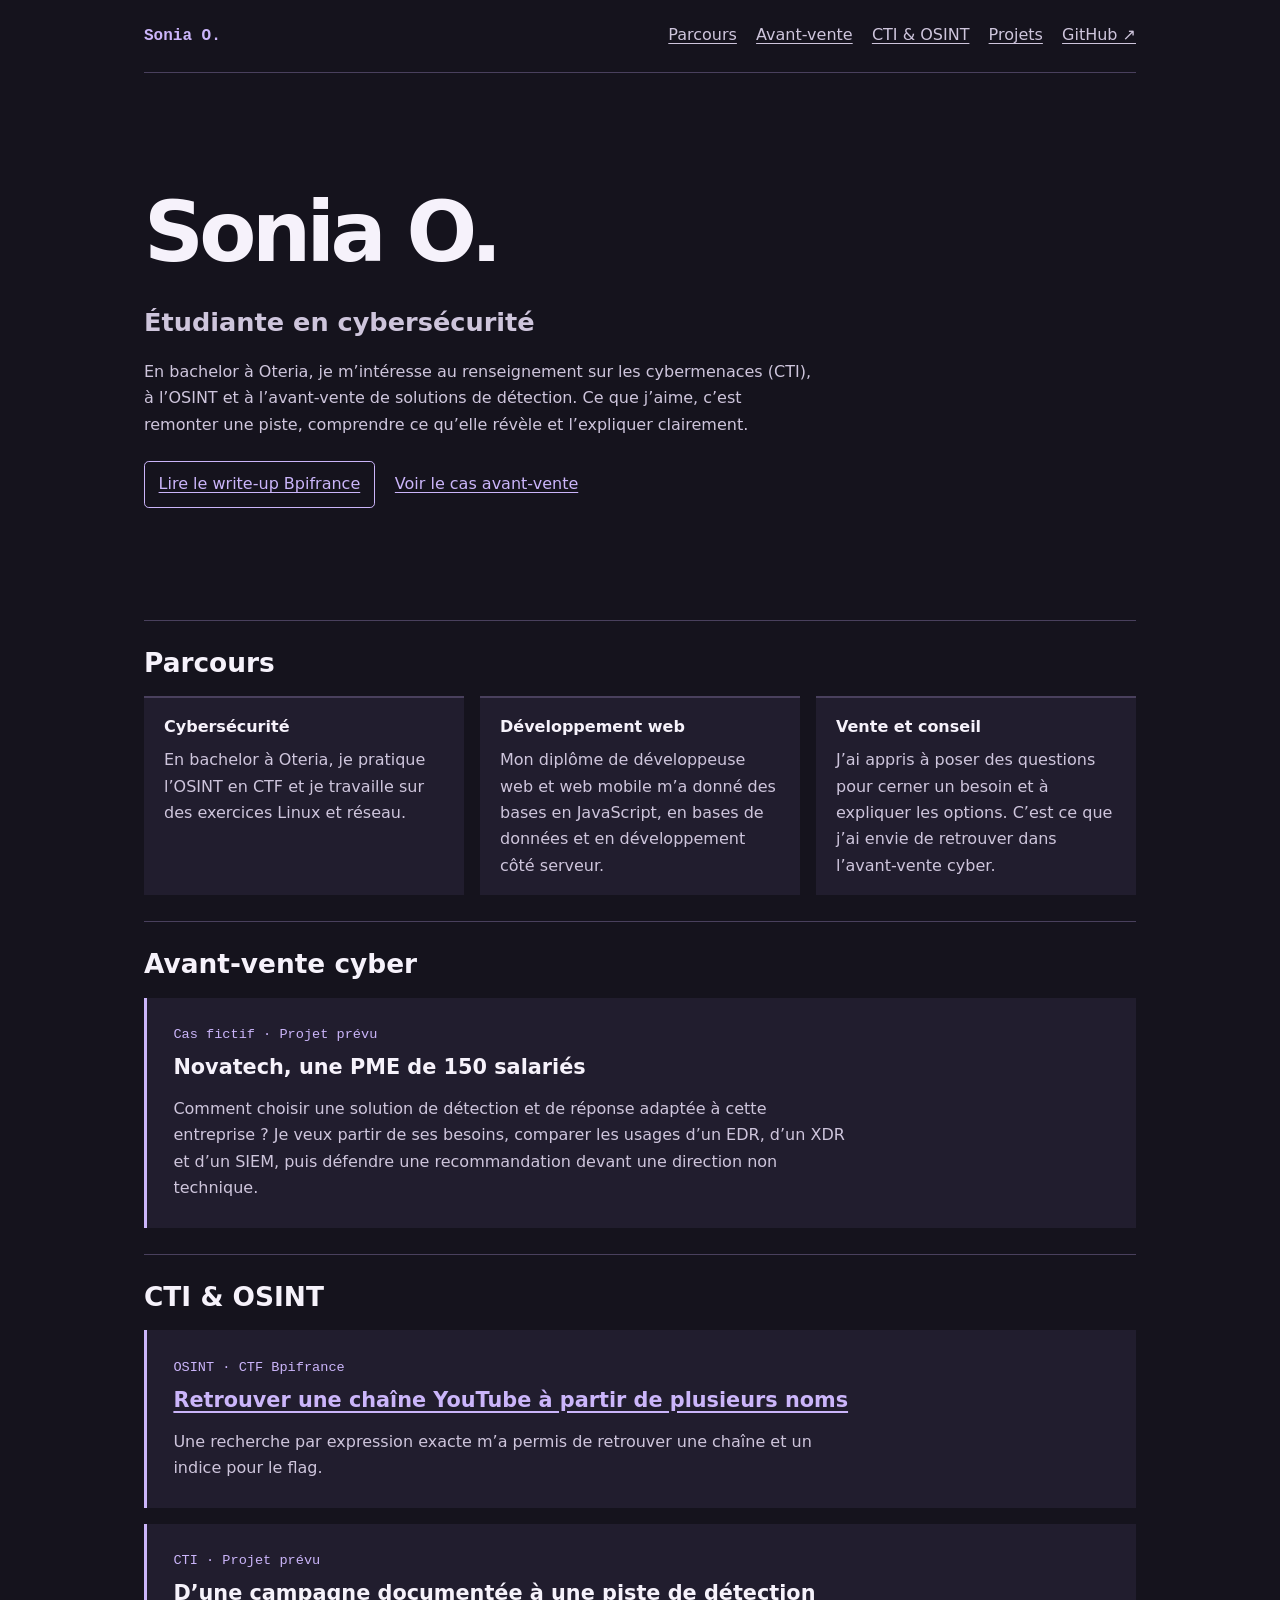
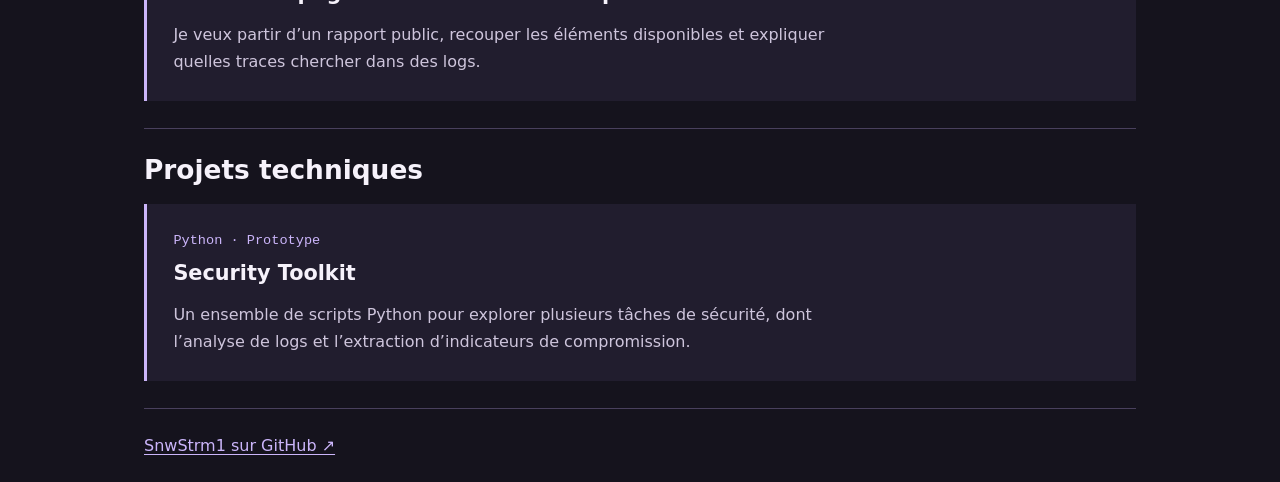
<file: index.html>
<!doctype html>
<html lang="fr">
<head>
  <meta charset="utf-8">
  <meta name="viewport" content="width=device-width, initial-scale=1">
  <meta name="description" content="Portfolio cybersécurité de Sonia O. (SnwStrm1). Avant-vente cyber, CTI, OSINT et projets techniques.">
  <title>Sonia O. | Portfolio cybersécurité</title>
  <link rel="stylesheet" href="style.css">
</head>
<body>
  <header class="site-header wrap">
    <a class="brand" href="index.html">Sonia O.</a>
    <nav aria-label="Navigation principale">
      <a href="#parcours">Parcours</a>
      <a href="#avant-vente">Avant-vente</a>
      <a href="#write-ups">CTI &amp; OSINT</a>
      <a href="#projets">Projets</a>
      <a href="https://github.com/SnwStrm1">GitHub ↗</a>
    </nav>
  </header>
  <main class="wrap">
    <section class="intro" aria-labelledby="intro-title">
      <h1 id="intro-title">Sonia O.</h1>
      <p class="subtitle">Étudiante en cybersécurité</p>
      <p>En bachelor à Oteria, je m’intéresse au renseignement sur les cybermenaces (CTI), à l’OSINT et à l’avant-vente de solutions de détection. Ce que j’aime, c’est remonter une piste, comprendre ce qu’elle révèle et l’expliquer clairement.</p>
      <div class="intro-links">
        <a class="cta" href="write-ups/bpifrance-osint.html">Lire le write-up Bpifrance</a>
        <a class="intro-link" href="#avant-vente">Voir le cas avant-vente</a>
      </div>
    </section>

    <section class="section" id="parcours" aria-labelledby="parcours-title">
      <h2 id="parcours-title">Parcours</h2>
      <dl class="path">
        <div>
          <dt>Cybersécurité</dt>
          <dd>En bachelor à Oteria, je pratique l’OSINT en CTF et je travaille sur des exercices Linux et réseau.</dd>
        </div>
        <div>
          <dt>Développement web</dt>
          <dd>Mon diplôme de développeuse web et web mobile m’a donné des bases en JavaScript, en bases de données et en développement côté serveur.</dd>
        </div>
        <div>
          <dt>Vente et conseil</dt>
          <dd>J’ai appris à poser des questions pour cerner un besoin et à expliquer les options. C’est ce que j’ai envie de retrouver dans l’avant-vente cyber.</dd>
        </div>
      </dl>
    </section>

    <section class="section" id="avant-vente" aria-labelledby="avant-vente-title">
      <h2 id="avant-vente-title">Avant-vente cyber</h2>
      <article class="entry">
        <p class="label">Cas fictif · Projet prévu</p>
        <h3>Novatech, une PME de 150 salariés</h3>
        <p>Comment choisir une solution de détection et de réponse adaptée à cette entreprise ? Je veux partir de ses besoins, comparer les usages d’un EDR, d’un XDR et d’un SIEM, puis défendre une recommandation devant une direction non technique.</p>
      </article>
    </section>

    <section class="section" id="write-ups" aria-labelledby="write-ups-title">
      <h2 id="write-ups-title">CTI &amp; OSINT</h2>
      <article class="entry">
        <p class="label">OSINT · CTF Bpifrance</p>
        <h3><a href="write-ups/bpifrance-osint.html">Retrouver une chaîne YouTube à partir de plusieurs noms</a></h3>
        <p>Une recherche par expression exacte m’a permis de retrouver une chaîne et un indice pour le flag.</p>
      </article>
      <article class="entry">
        <p class="label">CTI · Projet prévu</p>
        <h3>D’une campagne documentée à une piste de détection</h3>
        <p>Je veux partir d’un rapport public, recouper les éléments disponibles et expliquer quelles traces chercher dans des logs.</p>
      </article>
    </section>

    <section class="section" id="projets" aria-labelledby="projets-title">
      <h2 id="projets-title">Projets techniques</h2>
      <article class="entry">
        <p class="label">Python · Prototype</p>
        <h3>Security Toolkit</h3>
        <p>Un ensemble de scripts Python pour explorer plusieurs tâches de sécurité, dont l’analyse de logs et l’extraction d’indicateurs de compromission.</p>
      </article>
    </section>
  </main>
  <footer class="site-footer wrap"><a href="https://github.com/SnwStrm1">SnwStrm1 sur GitHub ↗</a></footer>
</body>
</html>
</file>
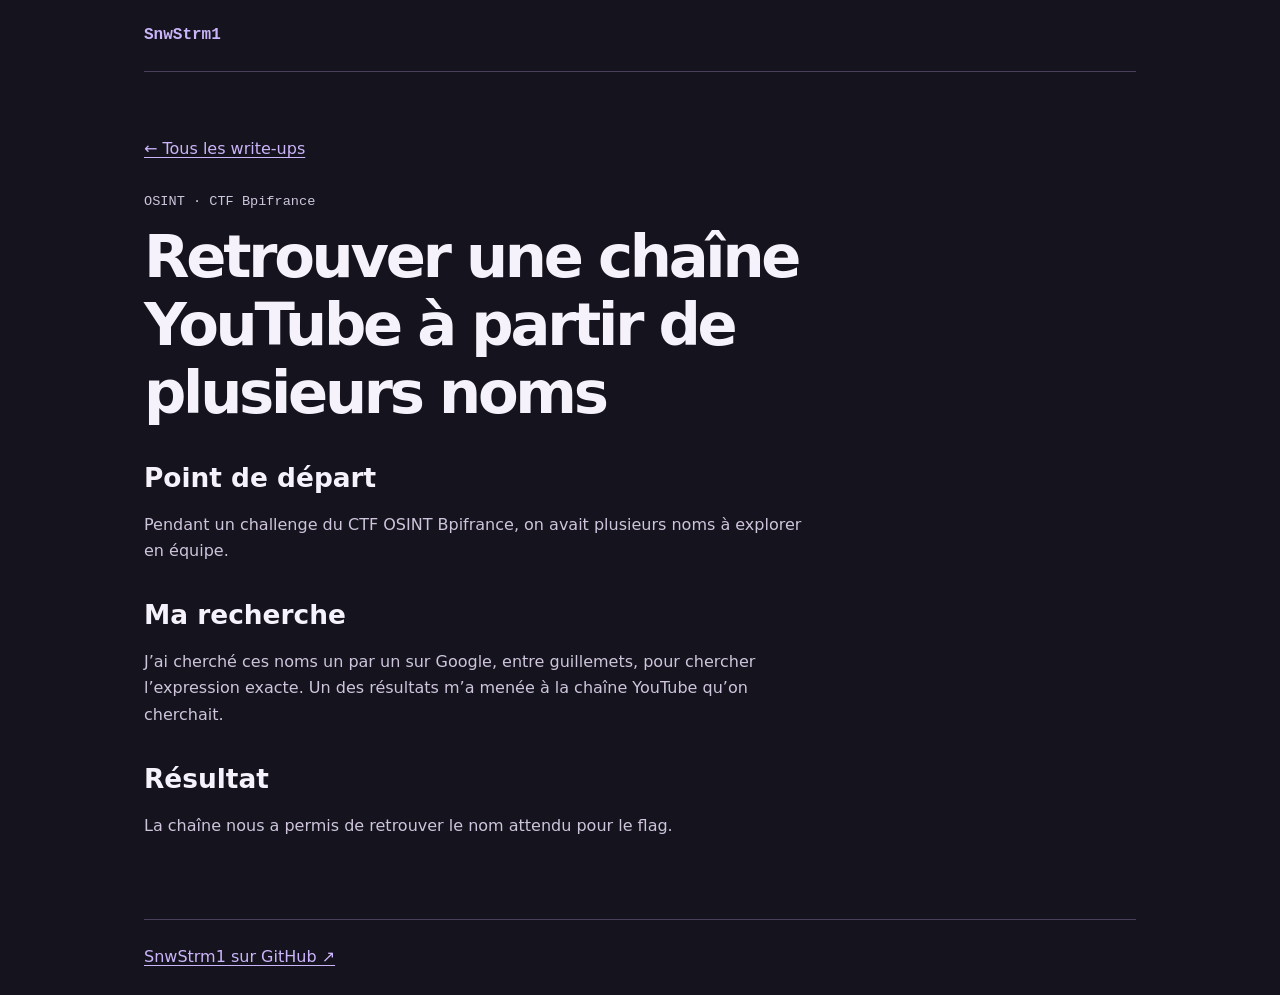
<file: write-ups/bpifrance-osint.html>
<!doctype html>
<html lang="fr">
<head>
  <meta charset="utf-8">
  <meta name="viewport" content="width=device-width, initial-scale=1">
  <meta name="description" content="Retour sur une recherche par expression exacte lors du CTF OSINT Bpifrance.">
  <title>CTF Bpifrance · SnwStrm1</title>
  <link rel="stylesheet" href="../style.css">
</head>
<body>
  <header class="site-header wrap">
    <a class="brand" href="../index.html">SnwStrm1</a>
  </header>
  <main class="prose wrap">
    <a class="back" href="../index.html#write-ups">← Tous les write-ups</a>
    <article>
      <p class="label">OSINT · CTF Bpifrance</p>
      <h1>Retrouver une chaîne YouTube à partir de plusieurs noms</h1>
      <h2>Point de départ</h2>
      <p>Pendant un challenge du CTF OSINT Bpifrance, on avait plusieurs noms à explorer en équipe.</p>
      <h2>Ma recherche</h2>
      <p>J’ai cherché ces noms un par un sur Google, entre guillemets, pour chercher l’expression exacte. Un des résultats m’a menée à la chaîne YouTube qu’on cherchait.</p>
      <h2>Résultat</h2>
      <p>La chaîne nous a permis de retrouver le nom attendu pour le flag.</p>
    </article>
  </main>
  <footer class="site-footer wrap"><a href="https://github.com/SnwStrm1">SnwStrm1 sur GitHub ↗</a></footer>
</body>
</html>
</file>
<file: style.css>
:root {
  color-scheme: dark;
  --background: #15131d;
  --surface: #211d2e;
  --text: #f6f2fb;
  --muted: #cec5dc;
  --accent: #cbb5fa;
  --line: #49405d;
}

* { box-sizing: border-box; }

body {
  margin: 0;
  background: var(--background);
  color: var(--text);
  font: 1rem/1.65 "Inter", system-ui, sans-serif;
}

a { color: var(--accent); text-underline-offset: 0.2em; }
a:hover { color: var(--text); }
a:focus-visible { outline: 2px solid var(--accent); outline-offset: 4px; }

.wrap {
  width: min(100% - 2.5rem, 62rem);
  margin-inline: auto;
}

.site-header {
  display: flex;
  align-items: baseline;
  justify-content: space-between;
  flex-wrap: wrap;
  gap: 0.75rem 2rem;
  padding-block: 1.4rem;
  border-bottom: 1px solid var(--line);
}

.brand, .label {
  font-family: "IBM Plex Mono", ui-monospace, monospace;
  color: var(--accent);
}

.brand { font-weight: 700; text-decoration: none; }
nav { display: flex; flex-wrap: wrap; gap: 0.45rem 1.2rem; }
nav a { color: var(--muted); }

.intro {
  padding-block: clamp(3rem, 9vw, 7rem);
}

.label { font-size: 0.85rem; margin: 0 0 0.6rem; }

h1, h2, h3 { line-height: 1.15; }
h1 {
  font-size: clamp(2.35rem, 7vw, 5.2rem);
  letter-spacing: -0.055em;
  margin: 0 0 1.25rem;
  max-width: 14ch;
}

h2 { font-size: 1.65rem; margin: 0 0 1.15rem; }
h3 { font-size: 1.3rem; margin: 0; }
p { max-width: 66ch; }
.intro > p:not(.label), .entry > p:not(.label), .prose p { color: var(--muted); }

.cta {
  display: inline-block;
  margin-top: 0.75rem;
  padding: 0.6rem 0.85rem;
  border: 1px solid var(--accent);
  border-radius: 0.3rem;
}

.section { padding-block: 1.65rem; border-top: 1px solid var(--line); }
.entry { background: var(--surface); padding: clamp(1rem, 4vw, 1.65rem); border-left: 3px solid var(--accent); }
.entry p:last-child { margin-bottom: 0; }
.entry + .entry { margin-top: 1rem; }

.prose { padding-block: clamp(2rem, 6vw, 4rem); }
.prose h1 { font-size: clamp(2rem, 5vw, 3.7rem); max-width: 20ch; }
.prose h2 { margin-top: 2.25rem; }
.prose .back { display: inline-block; margin-bottom: 1.75rem; }
.site-footer { padding-block: 1.5rem; border-top: 1px solid var(--line); }

.subtitle {
  font-size: clamp(1.15rem, 3vw, 1.6rem);
  font-weight: 600;
  margin: 0 0 1rem;
}

.intro-links {
  display: flex;
  flex-wrap: wrap;
  align-items: center;
  gap: 0.75rem 1.25rem;
  margin-top: 1.4rem;
}

.intro-links .cta { margin-top: 0; }

.path {
  display: grid;
  grid-template-columns: repeat(auto-fit, minmax(min(100%, 16rem), 1fr));
  gap: 1rem;
  margin: 0;
}

.path > div {
  background: var(--surface);
  padding: 1rem 1.25rem;
  border-top: 2px solid var(--line);
}

.path dt { font-weight: 700; }
.path dd { color: var(--muted); margin: 0.4rem 0 0; }
</file>
